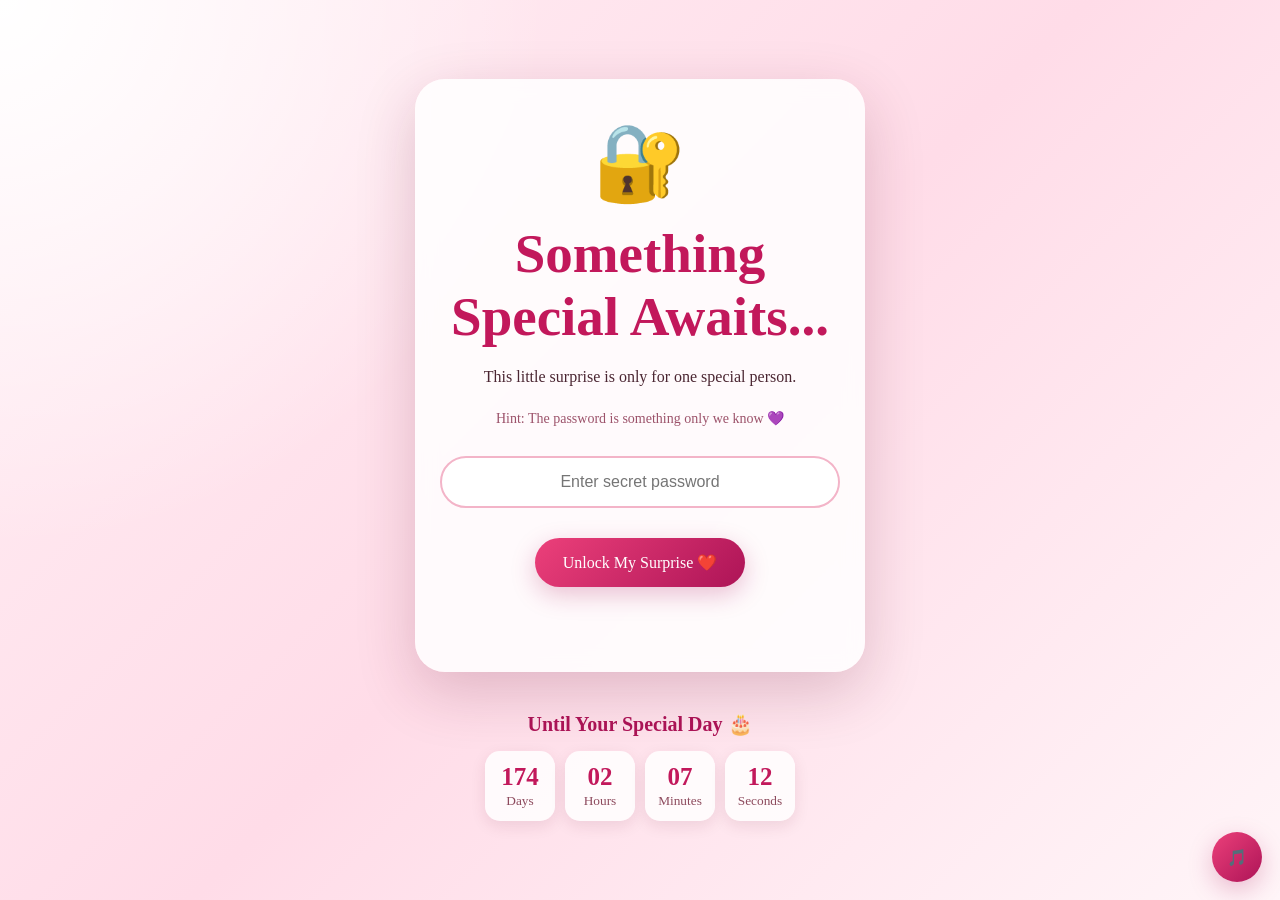
<file: index.html>
<!DOCTYPE html>
<html lang="en">
<head>
    <meta charset="UTF-8">
    <meta name="viewport" content="width=device-width, initial-scale=1.0">
    <title>A Secret For You 💜</title>
    <link rel="stylesheet" href="style.css">
</head>

<body class="login-page">

<audio id="backgroundMusic" loop>
    <source src="music.mp3" type="audio/mpeg">
</audio>

<button
    class="music-button"
    onclick="toggleMusic()">
    🎵
</button>

<div class="hearts"></div>

<div class="login-card">

    <div class="lock">🔐</div>

    <h1>Something Special Awaits...</h1>

    <p>
        This little surprise is only for one special person.
    </p>

    <p class="hint">
        Hint: The password is something only we know 💜
    </p>

    <input
        type="password"
        id="password"
        placeholder="Enter secret password"
    >

    <button onclick="checkPassword()">
        Unlock My Surprise ❤️
    </button>

    <p id="wrongPassword" class="error"></p>

</div>


<!-- Birthday Countdown -->

<div class="countdown-box">

    <h2>Until Your Special Day 🎂</h2>

    <div class="countdown">

        <div>
            <span id="days">00</span>
            <small>Days</small>
        </div>

        <div>
            <span id="hours">00</span>
            <small>Hours</small>
        </div>

        <div>
            <span id="minutes">00</span>
            <small>Minutes</small>
        </div>

        <div>
            <span id="seconds">00</span>
            <small>Seconds</small>
        </div>

    </div>

</div>

<script src="script.js"></script>

</body>
</html>
</file>
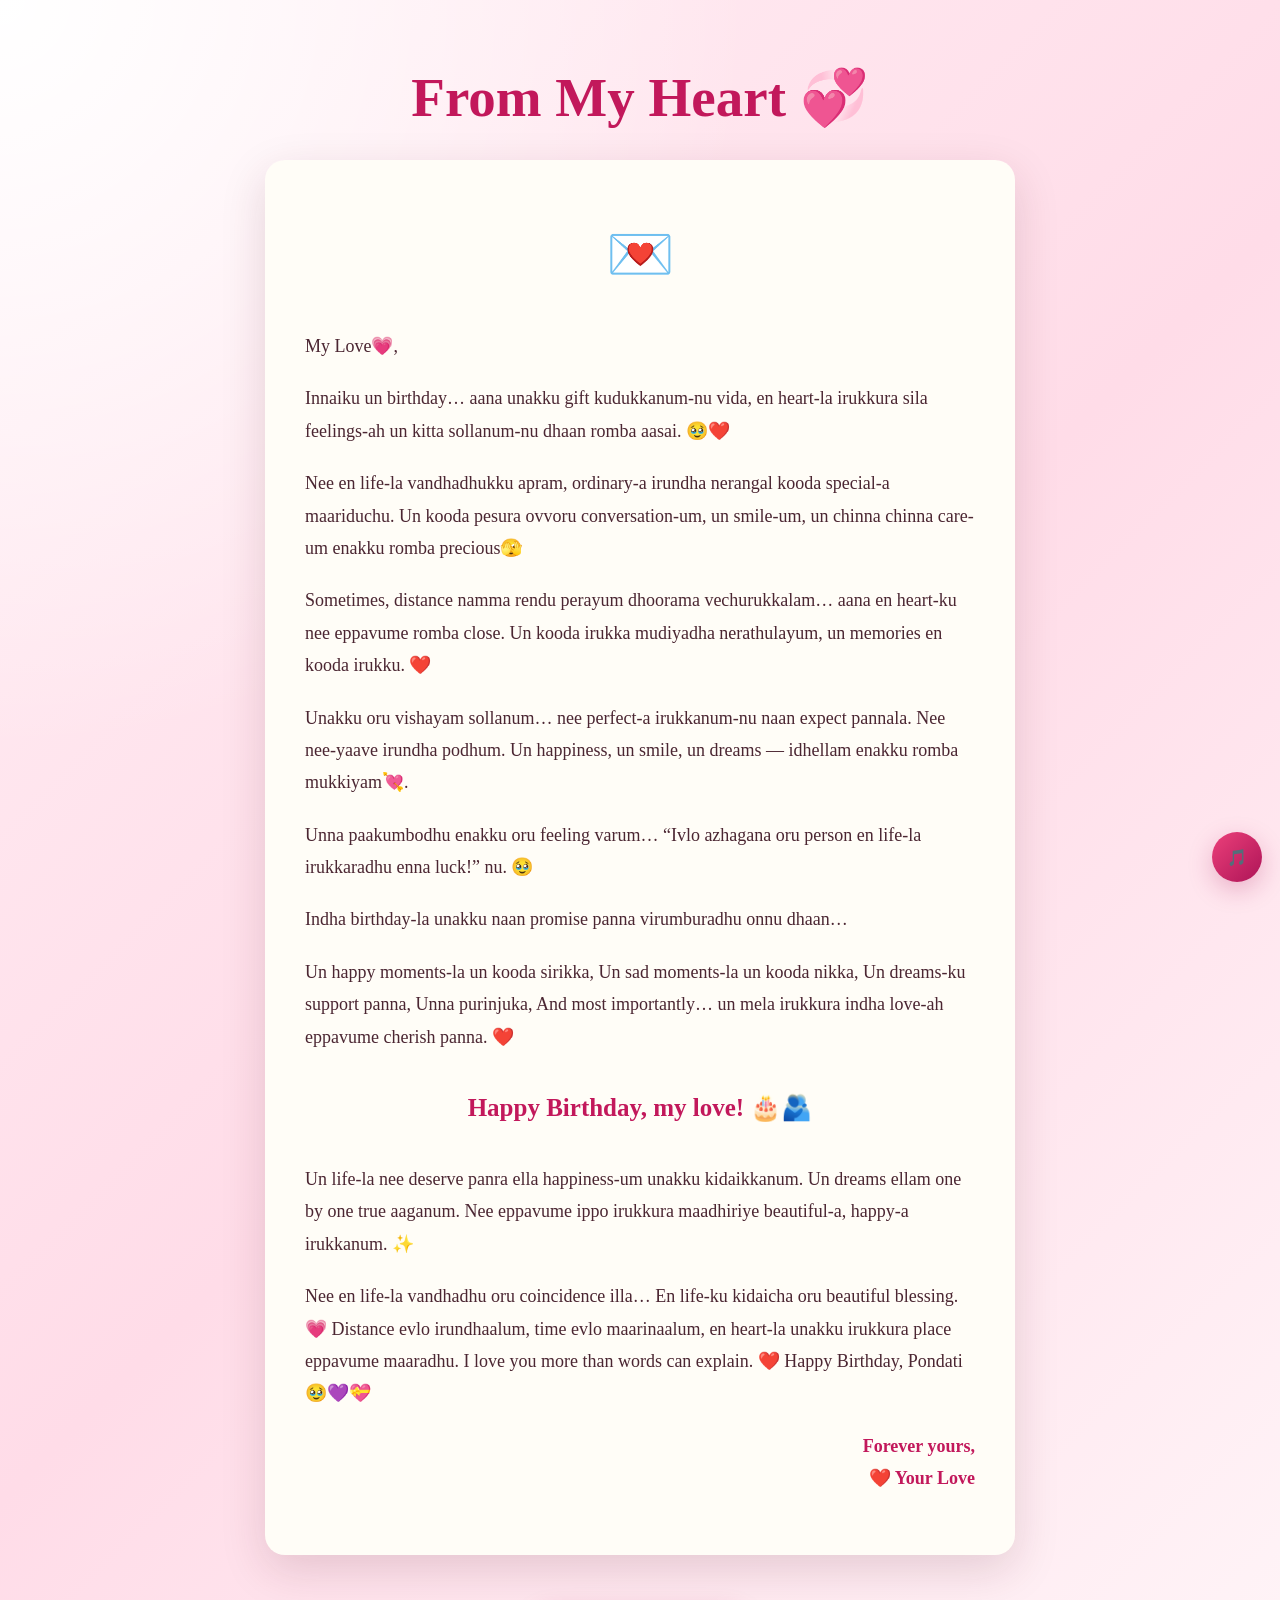
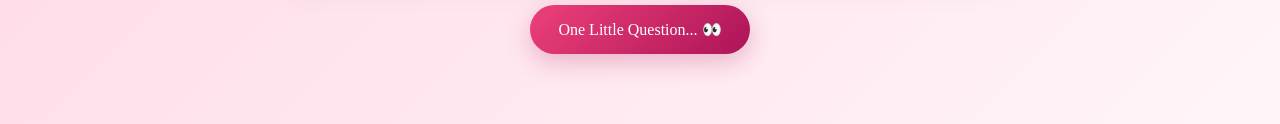
<file: letter.html>
<!DOCTYPE html>
<html lang="en">
<head>
    <meta charset="UTF-8">
    <meta name="viewport" content="width=device-width, initial-scale=1.0">
    <title>From My Heart ❤️</title>
    <link rel="stylesheet" href="style.css">
</head>

<body>

<audio id="backgroundMusic" loop>
    <source src="music.mp3" type="audio/mpeg">
</audio>

<button
    class="music-button"
    onclick="toggleMusic()">
    🎵
</button>

<div class="hearts"></div>

<div class="container">

    <h1>From My Heart 💞</h1>

    <div class="romantic-letter">

        <div class="letter-decoration">
            💌
        </div>

        <p>My Love💗,</p>

        <p>
            Innaiku un birthday… aana unakku gift kudukkanum-nu vida,
            en heart-la irukkura sila feelings-ah un kitta sollanum-nu dhaan romba aasai. 🥹❤️
        </p>

        <p>
            Nee en life-la vandhadhukku apram,
            ordinary-a irundha nerangal kooda special-a maariduchu.
            Un kooda pesura ovvoru conversation-um, un smile-um,
             un chinna chinna care-um enakku romba precious🫣
        </p>

        <p>
           Sometimes, distance namma rendu perayum dhoorama vechurukkalam…
            aana en heart-ku nee eppavume romba close.
            Un kooda irukka mudiyadha nerathulayum,
             un memories en kooda irukku. ❤️
        </p>

        <p>
            Unakku oru vishayam sollanum…
            nee perfect-a irukkanum-nu naan expect pannala.
            Nee nee-yaave irundha podhum.
            Un happiness, un smile, un dreams — idhellam enakku romba mukkiyam💘.
        </p>

        <p>
            Unna paakumbodhu enakku oru feeling varum…
            “Ivlo azhagana oru person en life-la irukkaradhu enna luck!” nu. 🥹
        </p>

        <p>
            Indha birthday-la unakku naan promise panna virumburadhu onnu dhaan…
        </p>

        <p>
            Un happy moments-la un kooda sirikka,
            Un sad moments-la un kooda nikka,
            Un dreams-ku support panna,
            Unna purinjuka,
            And most importantly… un mela irukkura indha love-ah eppavume cherish panna. ❤️
        </p>

        <div class="special-line">
            Happy Birthday, my love! 🎂🫂
        </div>

        <p>
            Un life-la nee deserve panra ella happiness-um unakku kidaikkanum.
            Un dreams ellam one by one true aaganum.
            Nee eppavume ippo irukkura maadhiriye beautiful-a,
            happy-a irukkanum. ✨
        </p>

        <p>
            Nee en life-la vandhadhu oru coincidence illa…
            En life-ku kidaicha oru beautiful blessing. 💗
            Distance evlo irundhaalum, time evlo maarinaalum,
            en heart-la unakku irukkura place eppavume maaradhu.
      
            I love you more than words can explain. ❤️
            Happy Birthday, Pondati 🥹💜💝
        </p>

        <p class="signature">
            Forever yours,<br>
            ❤️ Your Love
        </p>

    </div>

    <button onclick="location.href='question.html'">
        One Little Question... 👀
    </button>

</div>

<script src="script.js"></script>

</body>
</html>
</file>
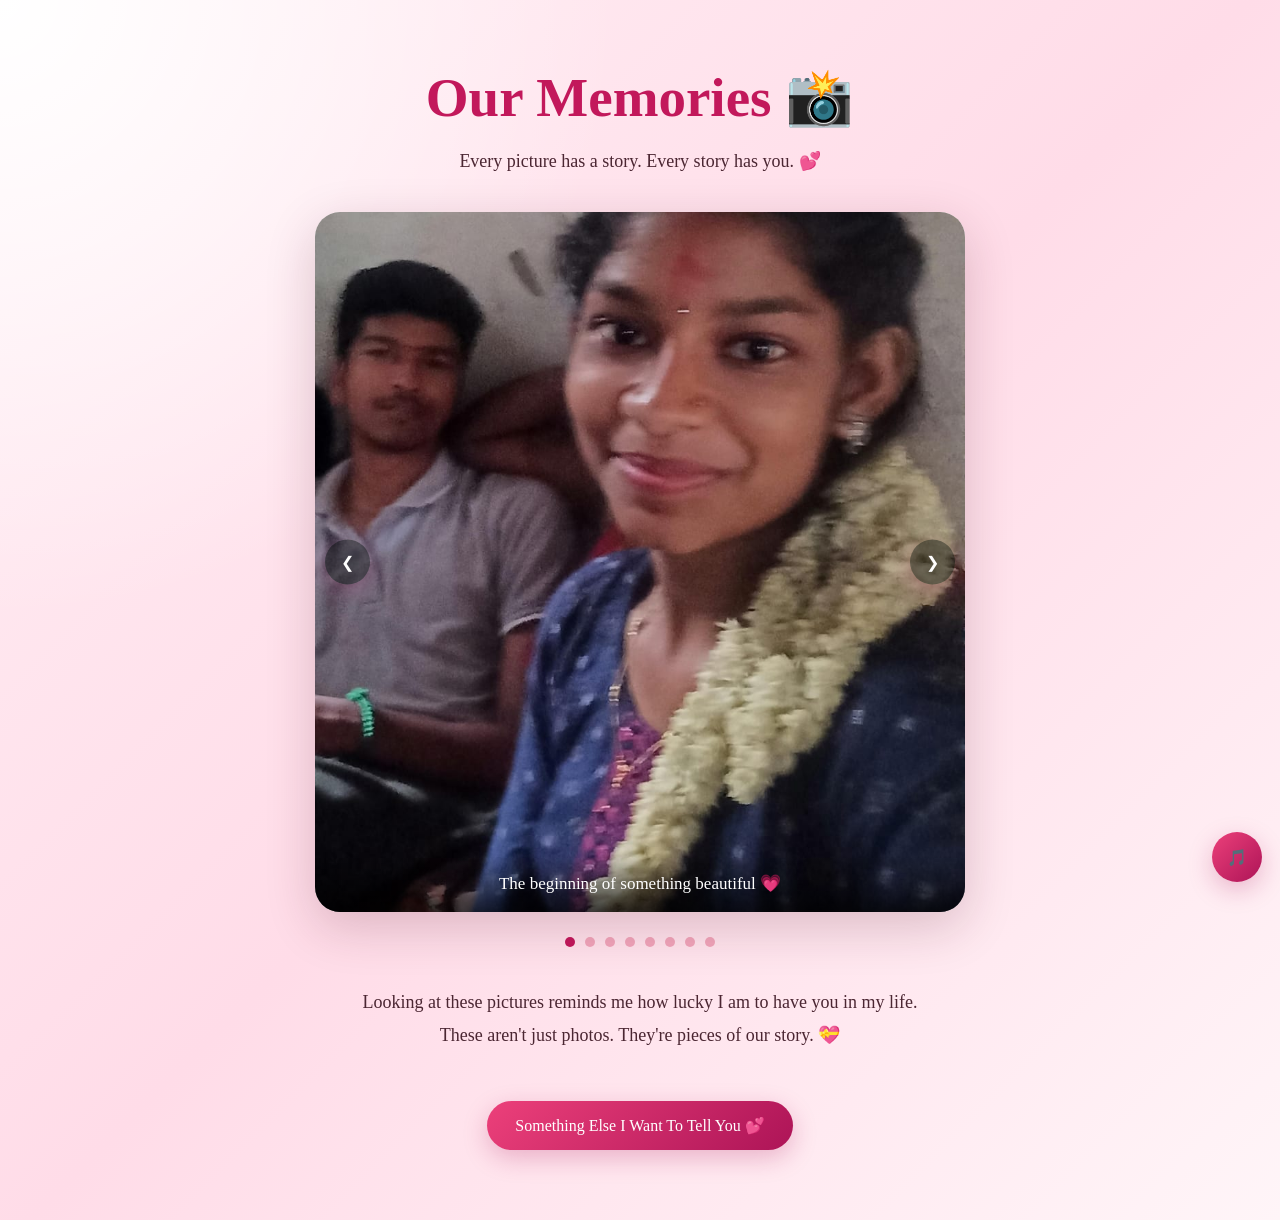
<file: memories.html>
<!DOCTYPE html>
<html lang="en">
<head>
    <meta charset="UTF-8">
    <meta name="viewport" content="width=device-width, initial-scale=1.0">
    <title>Our Memories 📸</title>
    <link rel="stylesheet" href="style.css">
</head>

<body>

<audio id="backgroundMusic" loop>
    <source src="music.mp3" type="audio/mpeg">
</audio>

<button
    class="music-button"
    onclick="toggleMusic()">
    🎵
</button>

<div class="hearts"></div>

<div class="container">

    <h1>Our Memories 📸</h1>

    <p class="subtitle">
        Every picture has a story.
        Every story has you. 💕
    </p>

    <div class="slideshow">

        <img
            id="slideImage"
            src="images/photo1.jpg"
            alt="Our Memory">

        <div class="slide-caption" id="slideCaption">
            The beginning of something beautiful 💗
        </div>

        <button class="prev" onclick="previousSlide()">
            ❮
        </button>

        <button class="next" onclick="nextSlide()">
            ❯
        </button>

    </div>

    <div class="dots" id="dots"></div>

    <div class="memory-text">

        <p>
            Looking at these pictures reminds me how lucky I am
            to have you in my life.
        </p>

        <p>
            These aren't just photos.
            They're pieces of our story. 💝
        </p>

    </div>

    <button onclick="location.href='reasons.html'">
        Something Else I Want To Tell You 💕
    </button>

</div>

<script src="script.js"></script>

</body>
</html>
</file>
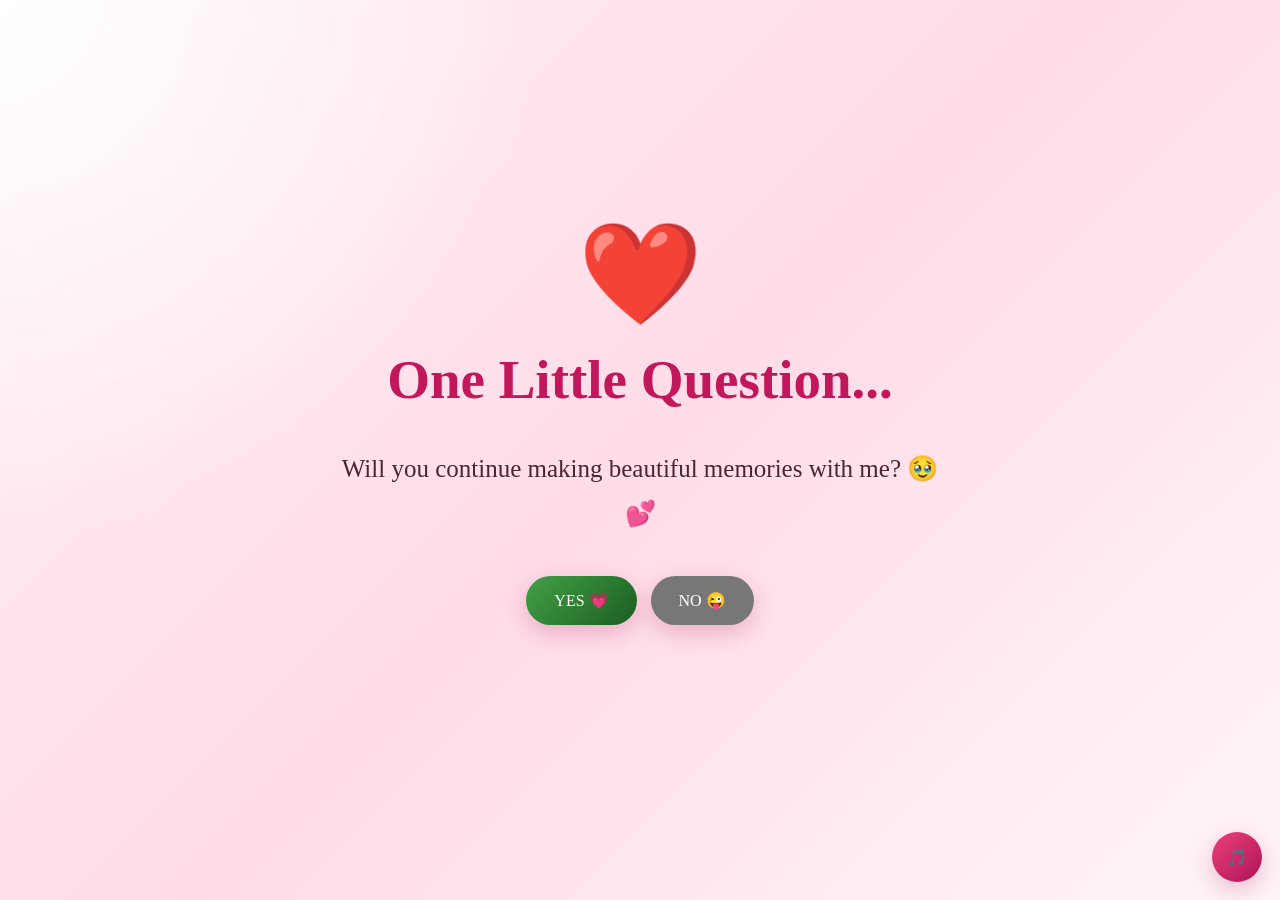
<file: question.html>
<!DOCTYPE html>
<html lang="en">
<head>
    <meta charset="UTF-8">
    <meta name="viewport" content="width=device-width, initial-scale=1.0">
    <title>One Question ❤️</title>
    <link rel="stylesheet" href="style.css">
</head>

<body class="question-page">

<audio id="backgroundMusic" loop>
    <source src="music.mp3" type="audio/mpeg">
</audio>

<button
    class="music-button"
    onclick="toggleMusic()">
    🎵
</button>

<div class="hearts"></div>

<div class="container center">

    <div class="question-heart">
        ❤️
    </div>

    <h1>One Little Question...</h1>

    <p class="question">
        Will you continue making beautiful memories
        with me? 🥹💕
    </p>

    <div class="answer-area">

        <button
            id="yesButton"
            class="yes-button"
            onclick="sayYes()">
            YES 💗
        </button>

        <button
            id="noButton"
            class="no-button"
            onclick="moveNoButton()">
            NO 😜
        </button>

    </div>

    <div id="yesMessage" class="hidden">

        <div class="big-heart">
            ❤️
        </div>

        <h2>I Knew It! 🥹</h2>

        <p>
            Then let's make many more memories together.
        </p>

        <button onclick="location.href='surprise.html'">
            Your Final Surprise 🎁
        </button>

    </div>

</div>

<script src="script.js"></script>

</body>
</html>
</file>
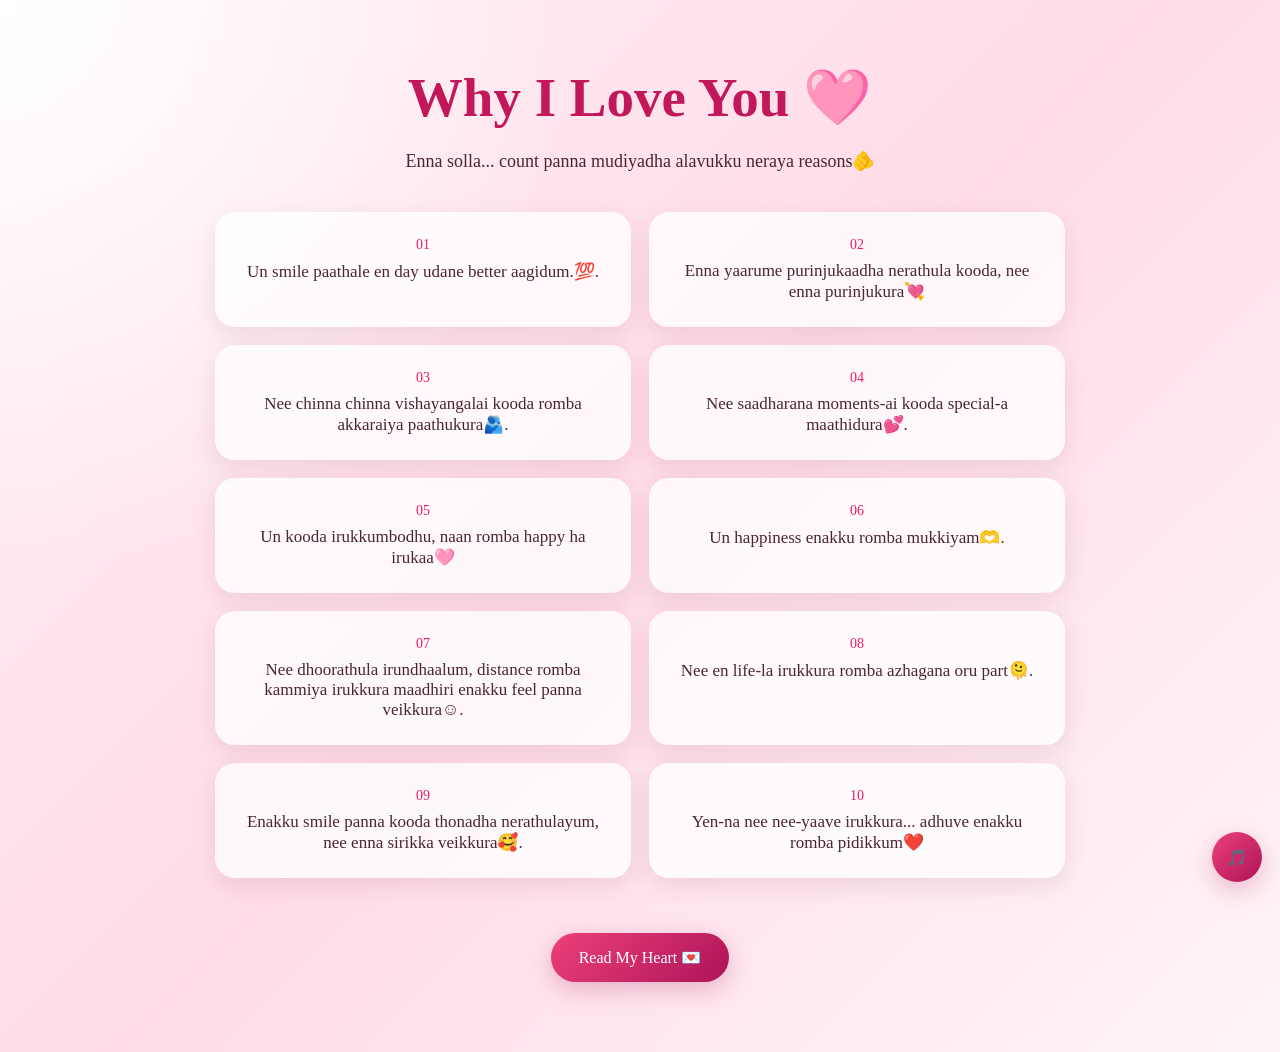
<file: reasons.html>
<!DOCTYPE html>
<html lang="en">
<head>
    <meta charset="UTF-8">
    <meta name="viewport" content="width=device-width, initial-scale=1.0">
    <title>Why I Love You ❤️</title>
    <link rel="stylesheet" href="style.css">
</head>

<body>

<audio id="backgroundMusic" loop>
    <source src="music.mp3" type="audio/mpeg">
</audio>

<button
    class="music-button"
    onclick="toggleMusic()">
    🎵
</button>


<div class="hearts"></div>

<div class="container">

    <h1>Why I Love You 🩷</h1>

    <p class="subtitle">
        Enna solla... count panna mudiyadha alavukku neraya reasons🫵
    </p>

    <div class="reasons">

        <div class="reason">
            <span>01</span>
            Un smile paathale en day udane better aagidum.💯.
        </div>

        <div class="reason">
            <span>02</span>
            Enna yaarume purinjukaadha nerathula kooda, nee enna purinjukura💘
        </div>

        <div class="reason">
            <span>03</span>
            Nee chinna chinna vishayangalai kooda romba akkaraiya paathukura🫂.
        </div>

        <div class="reason">
            <span>04</span>
            Nee saadharana moments-ai kooda special-a maathidura💕.
        </div>

        <div class="reason">
            <span>05</span>
            Un kooda irukkumbodhu, naan romba happy ha irukaa🩷
        </div>

        <div class="reason">
            <span>06</span>
            Un happiness enakku romba mukkiyam🫶.
        </div>

        <div class="reason">
            <span>07</span>
            Nee dhoorathula irundhaalum, distance romba kammiya irukkura maadhiri enakku feel panna veikkura☺️.
        </div>

        <div class="reason">
            <span>08</span>
            Nee en life-la irukkura romba azhagana oru part🫠.
        </div>

        <div class="reason">
            <span>09</span>
            Enakku smile panna kooda thonadha nerathulayum, nee enna sirikka veikkura🥰.
        </div>

        <div class="reason">
            <span>10</span>
            Yen-na nee nee-yaave irukkura... adhuve enakku romba pidikkum❤️
        </div>

    </div>

    <button onclick="location.href='letter.html'">
        Read My Heart 💌
    </button>

</div>

<script src="script.js"></script>

</body>
</html>
</file>
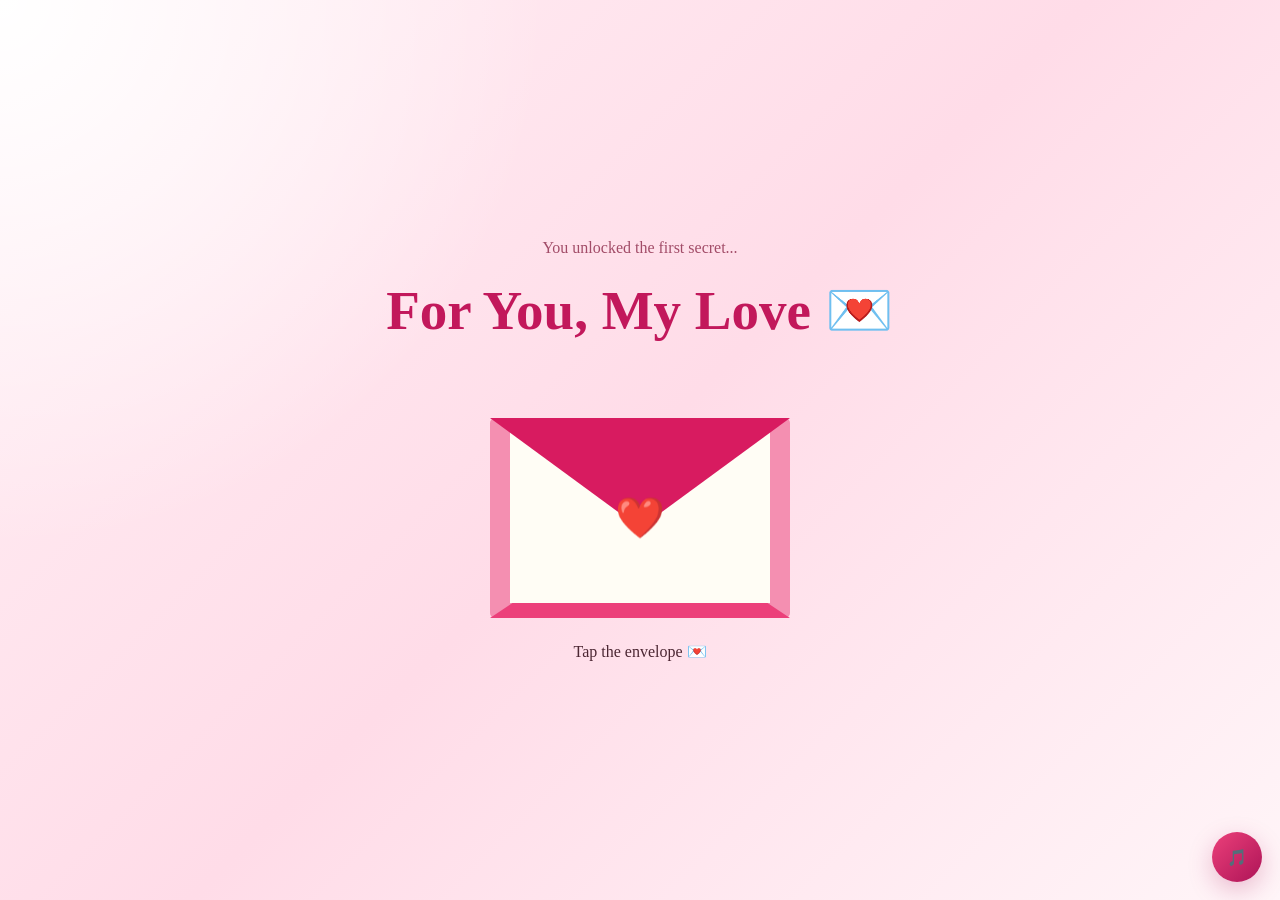
<file: story.html>
<!DOCTYPE html>
<html lang="en">
<head>
    <meta charset="UTF-8">
    <meta name="viewport" content="width=device-width, initial-scale=1.0">
    <title>A Letter For You 💌</title>
    <link rel="stylesheet" href="style.css">
</head>

<body>

<audio id="backgroundMusic" loop>
    <source src="music.mp3" type="audio/mpeg">
</audio>

<button
    class="music-button"
    onclick="toggleMusic()">
    🎵
</button>

<div class="hearts"></div>

<div class="container center">

    <p class="small-text">
        You unlocked the first secret...
    </p>

    <h1>For You, My Love 💌</h1>

    <div class="envelope-area">

        <div class="envelope" id="envelope">

            <div class="envelope-back"></div>

            <div class="letter-paper">

                <p id="typingText"></p>

            </div>

            <div class="envelope-flap"></div>

            <div class="envelope-heart">
                ❤️
            </div>

        </div>

    </div>

    <p id="envelopeInstruction">
        Tap the envelope 💌
    </p>

    <button
        id="continueButton"
        class="hidden"
        onclick="location.href='memories.html'">
        Continue Our Story →
    </button>

</div>

<script src="script.js"></script>

</body>
</html>
</file>
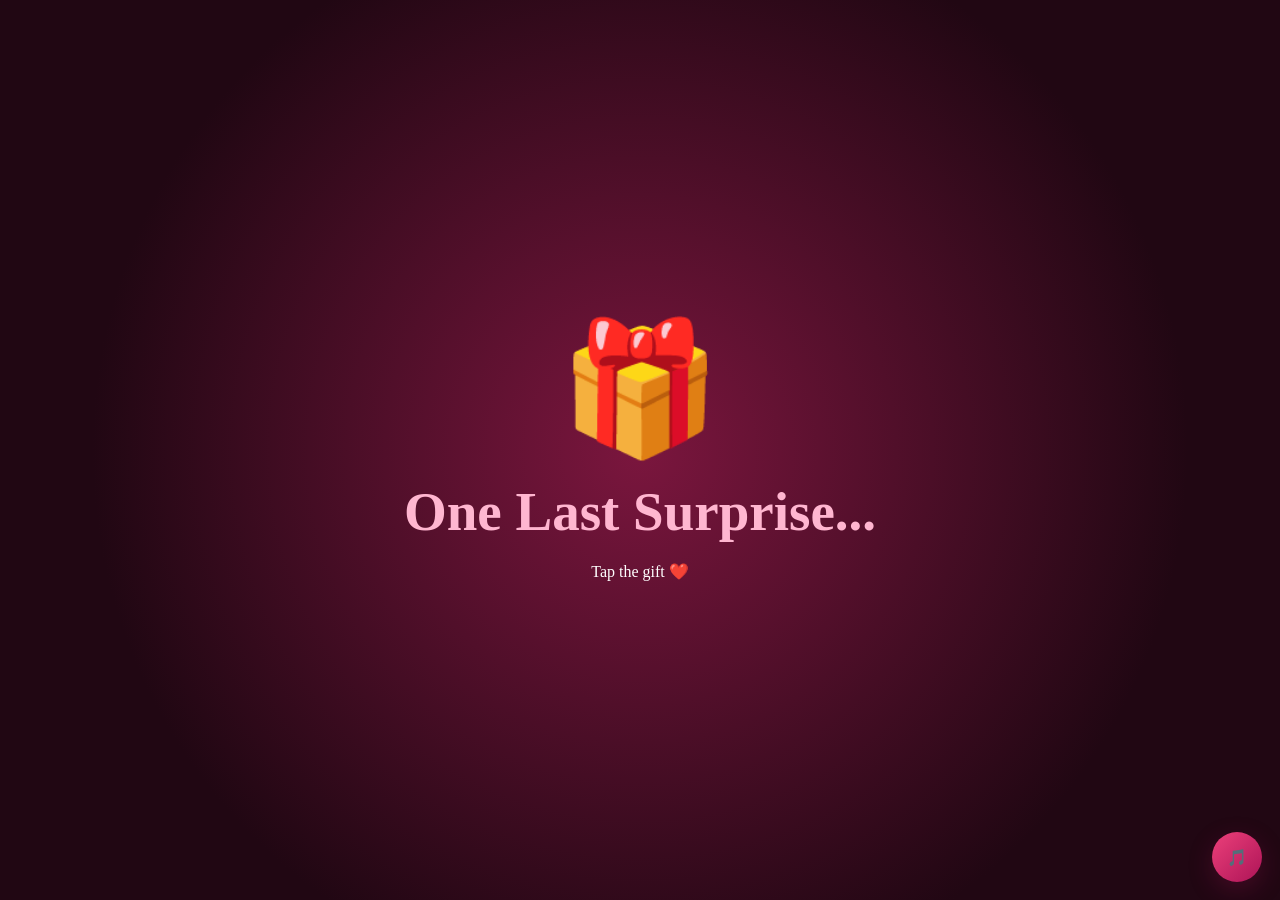
<file: surprise.html>
<!DOCTYPE html>
<html lang="en">
<head>
    <meta charset="UTF-8">
    <meta name="viewport" content="width=device-width, initial-scale=1.0">
    <title>Happy Birthday My Love 🎂❤️</title>
    <link rel="stylesheet" href="style.css">
</head>

<body class="final-page">

<audio id="backgroundMusic" loop>
    <source src="music.mp3" type="audio/mpeg">
</audio>

<button
    class="music-button"
    onclick="toggleMusic()">
    🎵
</button>

<canvas id="fireworks"></canvas>

<div class="hearts"></div>

<div class="final-content">

    <div id="gift" class="gift" onclick="openFinalGift()">
        🎁
    </div>

    <h1 id="finalTitle">
        One Last Surprise...
    </h1>

    <p id="finalInstruction">
        Tap the gift ❤️
    </p>

    <div id="finalMessage" class="hidden">

        <div class="big-heart">
            ❤️
        </div>

        <h1>HAPPY BIRTHDAY</h1>

        <h2>MY PONDATI 💜🎂❤️</h2>

        <div class="final-photo">

            <img
                src="images/photo8.jpg"
                alt="My Love">

        </div>

        <p class="final-message">
            No matter how many kilometers are between us,
            you will always have a home in my heart.
        </p>

        <p class="final-message">
            I hope this little surprise made you smile.
        </p>

        <p class="final-message">
            But remember...
        </p>

        <h2>
            This is only the beginning of our story. ❤️
        </h2>

        <h1 class="forever">
            I LOVE YOU 🫂
        </h1>

        <p>
            Today • Tomorrow • Always
        </p>

    </div>

</div>

<script src="script.js"></script>

</body>
</html>
</file>
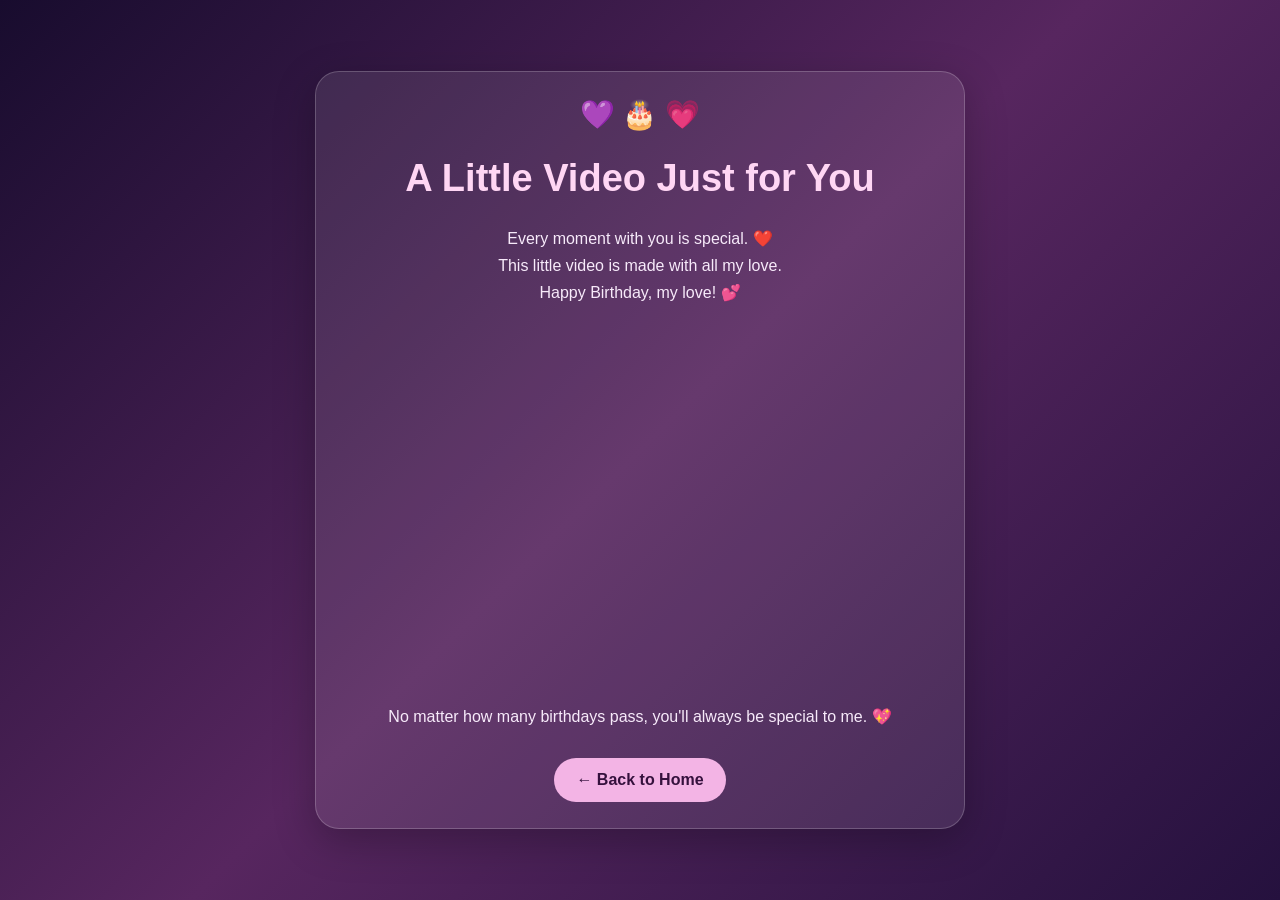
<file: video.html>
<!DOCTYPE html>
<html lang="en">
<head>
  <meta charset="UTF-8">
  <meta name="viewport" content="width=device-width, initial-scale=1.0">
  <title>A Special Video For You 💜</title>

  <style>
    * {
      box-sizing: border-box;
    }

    body {
      margin: 0;
      min-height: 100vh;
      padding: 30px 16px;
      display: flex;
      justify-content: center;
      align-items: center;
      font-family: Arial, sans-serif;
      text-align: center;
      color: white;
      background: linear-gradient(135deg, #180c2e, #57265f, #25113e);
    }

    .video-card {
      width: 100%;
      max-width: 650px;
      padding: 26px 20px;
      border: 1px solid rgba(255,255,255,0.2);
      border-radius: 24px;
      background: rgba(255,255,255,0.09);
      box-shadow: 0 12px 40px rgba(0,0,0,0.25);
    }

    h1 {
      color: #ffd6f4;
      font-size: clamp(25px, 6vw, 38px);
    }

    .message {
      line-height: 1.7;
      color: #f7eafa;
    }

    video {
      display: block;
      width: 100%;
      max-height: 65vh;
      margin: 24px auto;
      border-radius: 16px;
      background: #10091a;
    }

    .back-button {
      display: inline-block;
      margin-top: 12px;
      padding: 13px 22px;
      border-radius: 30px;
      background: #f3b4e5;
      color: #35113d;
      font-weight: bold;
      text-decoration: none;
    }

    .back-button:hover {
      background: white;
    }

    .heart {
      font-size: 28px;
    }
  </style>
</head>

<body>
  <main class="video-card">
    <div class="heart">💜 🎂 💗</div>

    <h1>A Little Video Just for You</h1>

    <p class="message">
      Every moment with you is special. ❤️<br>
      This little video is made with all my love.
      <br>Happy Birthday, my love! 💕
    </p>

    <iframe
  src="https://drive.google.com/file/d/1-2EM0QjCdJGw2cKOquiNuXvU2H4Fwm-F/preview"
  width="100%"
  height="360"
  style="border:0; border-radius:16px;"
  allow="autoplay; fullscreen"
  allowfullscreen>
    </iframe>

    <p class="message">
      No matter how many birthdays pass,
      you'll always be special to me. 💖
    </p>

    <a class="back-button" href="index.html">
      ← Back to Home
    </a>
  </main>
</body>
</html>
</file>
<file: style.css>
* {
    margin: 0;
    padding: 0;
    box-sizing: border-box;
}

.music-button {
    position: fixed;
    right: 18px;
    bottom: 18px;
    z-index: 100;
    width: 50px;
    height: 50px;
    padding: 0;
    margin: 0;
    border-radius: 50%;
}

html {
    scroll-behavior: smooth;
}

body {
    min-height: 100vh;
    font-family: Georgia, "Times New Roman", serif;
    color: #4b2632;
    background:
        radial-gradient(circle at top left, #fff, transparent 35%),
        linear-gradient(135deg, #fff0f5, #ffdce8, #fff5f8);
    overflow-x: hidden;
}

/* General */

.container {
    width: 92%;
    max-width: 1000px;
    margin: auto;
    padding: 50px 10px;
    text-align: center;
}

.center {
    min-height: 100vh;
    display: flex;
    justify-content: center;
    align-items: center;
    flex-direction: column;
}

h1 {
    color: #c2185b;
    font-size: clamp(32px, 7vw, 55px);
    margin: 15px 0;
}

h2 {
    color: #ad1457;
    margin: 15px 0;
}

p {
    line-height: 1.8;
}

.subtitle {
    max-width: 700px;
    margin: 10px auto 35px;
    font-size: 18px;
}

.small-text {
    color: #a24c68;
}

button {
    border: none;
    padding: 15px 28px;
    margin: 20px 5px;
    border-radius: 50px;
    background: linear-gradient(135deg, #ec407a, #ad1457);
    color: white;
    font-size: 16px;
    font-family: inherit;
    cursor: pointer;
    box-shadow: 0 8px 25px rgba(173,20,87,.25);
    transition: .3s;
}

button:hover {
    transform: translateY(-3px) scale(1.03);
}

.hidden {
    display: none !important;
}

/* Floating Hearts */

.hearts {
    position: fixed;
    inset: 0;
    pointer-events: none;
    overflow: hidden;
    z-index: 1;
}

.floating-heart {
    position: absolute;
    bottom: -50px;
    animation: floatHeart 7s linear forwards;
    opacity: .8;
}

@keyframes floatHeart {

    0% {
        transform: translateY(0) rotate(0deg);
        opacity: 0;
    }

    20% {
        opacity: 1;
    }

    100% {
        transform:
            translateY(-110vh)
            rotate(360deg);
        opacity: 0;
    }
}

/* Login */

.login-page {
    display: flex;
    flex-direction: column;
    justify-content: center;
    align-items: center;
    padding: 25px;
}

.login-card {
    position: relative;
    z-index: 2;
    width: min(92%, 450px);
    padding: 40px 25px;
    text-align: center;
    background: rgba(255,255,255,.85);
    border-radius: 30px;
    box-shadow: 0 20px 60px rgba(100,20,50,.2);
    backdrop-filter: blur(10px);
}

.lock {
    font-size: 75px;
    margin-bottom: 10px;
}

.hint {
    font-size: 14px;
    color: #9c526a;
    margin: 15px 0;
}

input {
    width: 100%;
    padding: 15px 18px;
    border: 2px solid #f3b4c8;
    border-radius: 30px;
    outline: none;
    text-align: center;
    font-size: 16px;
    margin: 10px 0;
}

input:focus {
    border-color: #e91e63;
}

.error {
    color: #d32f2f;
    min-height: 25px;
}

/* Countdown */

.countdown-box {
    margin-top: 25px;
    text-align: center;
}

.countdown-box h2 {
    font-size: 20px;
}

.countdown {
    display: flex;
    gap: 10px;
    justify-content: center;
}

.countdown div {
    background: rgba(255,255,255,.85);
    width: 70px;
    padding: 12px 5px;
    border-radius: 15px;
    box-shadow: 0 5px 15px rgba(100,20,50,.1);
}

.countdown span {
    display: block;
    font-size: 25px;
    font-weight: bold;
    color: #c2185b;
}

.countdown small {
    color: #8d4a5d;
}

/* Envelope */

.envelope-area {
    margin: 60px 0 20px;
    perspective: 1000px;
}

.envelope {
    width: 300px;
    height: 200px;
    position: relative;
    cursor: pointer;
    transform-style: preserve-3d;
}

.envelope-back {
    position: absolute;
    inset: 0;
    background: #f48fb1;
    border-radius: 5px;
}

.envelope-back::after {
    content: "";
    position: absolute;
    bottom: 0;
    left: 0;
    border-left: 150px solid transparent;
    border-right: 150px solid transparent;
    border-bottom: 100px solid #ec407a;
}

.envelope-flap {
    position: absolute;
    top: 0;
    left: 0;
    width: 0;
    height: 0;
    border-left: 150px solid transparent;
    border-right: 150px solid transparent;
    border-top: 110px solid #d81b60;
    transform-origin: top;
    transition: 1s;
    z-index: 4;
}

.envelope-heart {
    position: absolute;
    z-index: 5;
    left: 50%;
    top: 50%;
    transform: translate(-50%,-50%);
    font-size: 40px;
}

.letter-paper {
    position: absolute;
    width: 260px;
    height: 175px;
    background: #fffdf5;
    left: 20px;
    top: 10px;
    z-index: 2;
    padding: 20px;
    text-align: left;
    overflow: hidden;
    transition: 1s;
}

.letter-paper p {
    font-size: 14px;
}

.envelope.open .envelope-flap {
    transform: rotateX(180deg);
    z-index: 1;
}

.envelope.open .letter-paper {
    transform: translateY(-120px);
    z-index: 6;
}

/* Slideshow */

.slideshow {
    width: min(90vw, 650px);
    height: min(115vw, 700px);
    max-height: 700px;
    margin: auto;
    position: relative;
    overflow: hidden;
    border-radius: 25px;
    background: white;
    box-shadow: 0 15px 50px rgba(80,20,40,.2);
}

.slideshow img {
    width: 100%;
    height: 100%;
    object-fit: cover;
    transition: opacity .6s;
}

.slide-caption {
    position: absolute;
    bottom: 0;
    left: 0;
    right: 0;
    padding: 18px;
    color: white;
    background: linear-gradient(transparent, rgba(0,0,0,.7));
    font-size: 17px;
}

.prev,
.next {
    position: absolute;
    top: 50%;
    transform: translateY(-50%);
    background: rgba(0,0,0,.4);
    width: 45px;
    height: 45px;
    padding: 0;
    margin: 0;
}

.prev {
    left: 10px;
}

.next {
    right: 10px;
}

.dots {
    margin: 20px;
}

.dot {
    display: inline-block;
    width: 10px;
    height: 10px;
    margin: 5px;
    border-radius: 50%;
    background: #f1a5ba;
}

.dot.active {
    background: #c2185b;
}

.memory-text {
    max-width: 700px;
    margin: 30px auto;
    font-size: 18px;
}

/* Reasons */

.reasons {
    display: grid;
    grid-template-columns: repeat(2,1fr);
    gap: 18px;
    max-width: 850px;
    margin: 35px auto;
}

.reason {
    padding: 25px;
    background: rgba(255,255,255,.8);
    border-radius: 20px;
    box-shadow: 0 8px 25px rgba(100,20,50,.1);
    font-size: 17px;
    transition: .3s;
}

.reason:hover {
    transform: translateY(-5px);
}

.reason span {
    display: block;
    color: #e91e63;
    font-size: 14px;
    margin-bottom: 8px;
}

/* Letter */

.romantic-letter {
    max-width: 750px;
    margin: 30px auto;
    background: #fffdf7;
    padding: 40px;
    border-radius: 20px;
    text-align: left;
    line-height: 2;
    font-size: 18px;
    box-shadow: 0 15px 45px rgba(80,20,40,.15);
}

.letter-decoration {
    text-align: center;
    font-size: 55px;
    margin-bottom: 20px;
}

.romantic-letter p {
    margin-bottom: 20px;
}

.special-line {
    text-align: center;
    color: #c2185b;
    font-size: 25px;
    font-weight: bold;
    margin: 30px 0;
}

.signature {
    text-align: right;
    color: #c2185b;
    font-weight: bold;
}

/* Question */

.question-heart {
    font-size: 100px;
    animation: heartbeat 1.2s infinite;
}

.question {
    max-width: 600px;
    font-size: 25px;
    margin: 20px auto;
}

.answer-area {
    position: relative;
    min-height: 130px;
    width: 100%;
}

.yes-button {
    background: linear-gradient(135deg,#43a047,#1b5e20);
}

.no-button {
    background: #777;
    position: relative;
}

@keyframes heartbeat {

    0%,100% {
        transform: scale(1);
    }

    50% {
        transform: scale(1.15);
    }
}

.big-heart {
    font-size: 90px;
    animation: heartbeat 1.2s infinite;
}

/* Final page */

.final-page {
    background:
        radial-gradient(circle at center, #7b163e, #210713 70%);
    color: white;
}

.final-content {
    position: relative;
    z-index: 10;
    min-height: 100vh;
    display: flex;
    flex-direction: column;
    align-items: center;
    justify-content: center;
    text-align: center;
    padding: 30px 15px;
}

.final-content h1,
.final-content h2 {
    color: #ffb6d0;
}

.gift {
    font-size: 130px;
    cursor: pointer;
    animation: giftBounce 1.2s infinite;
}

@keyframes giftBounce {

    0%,100% {
        transform: translateY(0);
    }

    50% {
        transform: translateY(-18px);
    }
}

.final-photo {
    width: 260px;
    height: 330px;
    margin: 25px auto;
    padding: 7px;
    background: white;
    border-radius: 20px;
}

.final-photo img {
    width: 100%;
    height: 100%;
    object-fit: cover;
    border-radius: 15px;
}

.final-message {
    max-width: 650px;
    margin: 15px auto;
    font-size: 19px;
    line-height: 1.8;
}

.forever {
    font-size: 40px;
}

/* Fireworks */

#fireworks {
    position: fixed;
    inset: 0;
    width: 100%;
    height: 100%;
    pointer-events: none;
    z-index: 2;
}

/* Mobile */

@media(max-width:600px) {

    .container {
        padding: 35px 10px;
    }

    h1 {
        font-size: 34px;
    }

    h2 {
        font-size: 22px;
    }

    .countdown div {
        width: 62px;
    }

    .countdown span {
        font-size: 21px;
    }

    .envelope {
        transform: scale(.85);
    }

    .reasons {
        grid-template-columns: 1fr;
    }

    .romantic-letter {
        padding: 25px 20px;
        font-size: 16px;
    }

    .question {
        font-size: 21px;
    }

    .gift {
        font-size: 100px;
    }

    .forever {
        font-size: 30px;
    }
}
</file>
